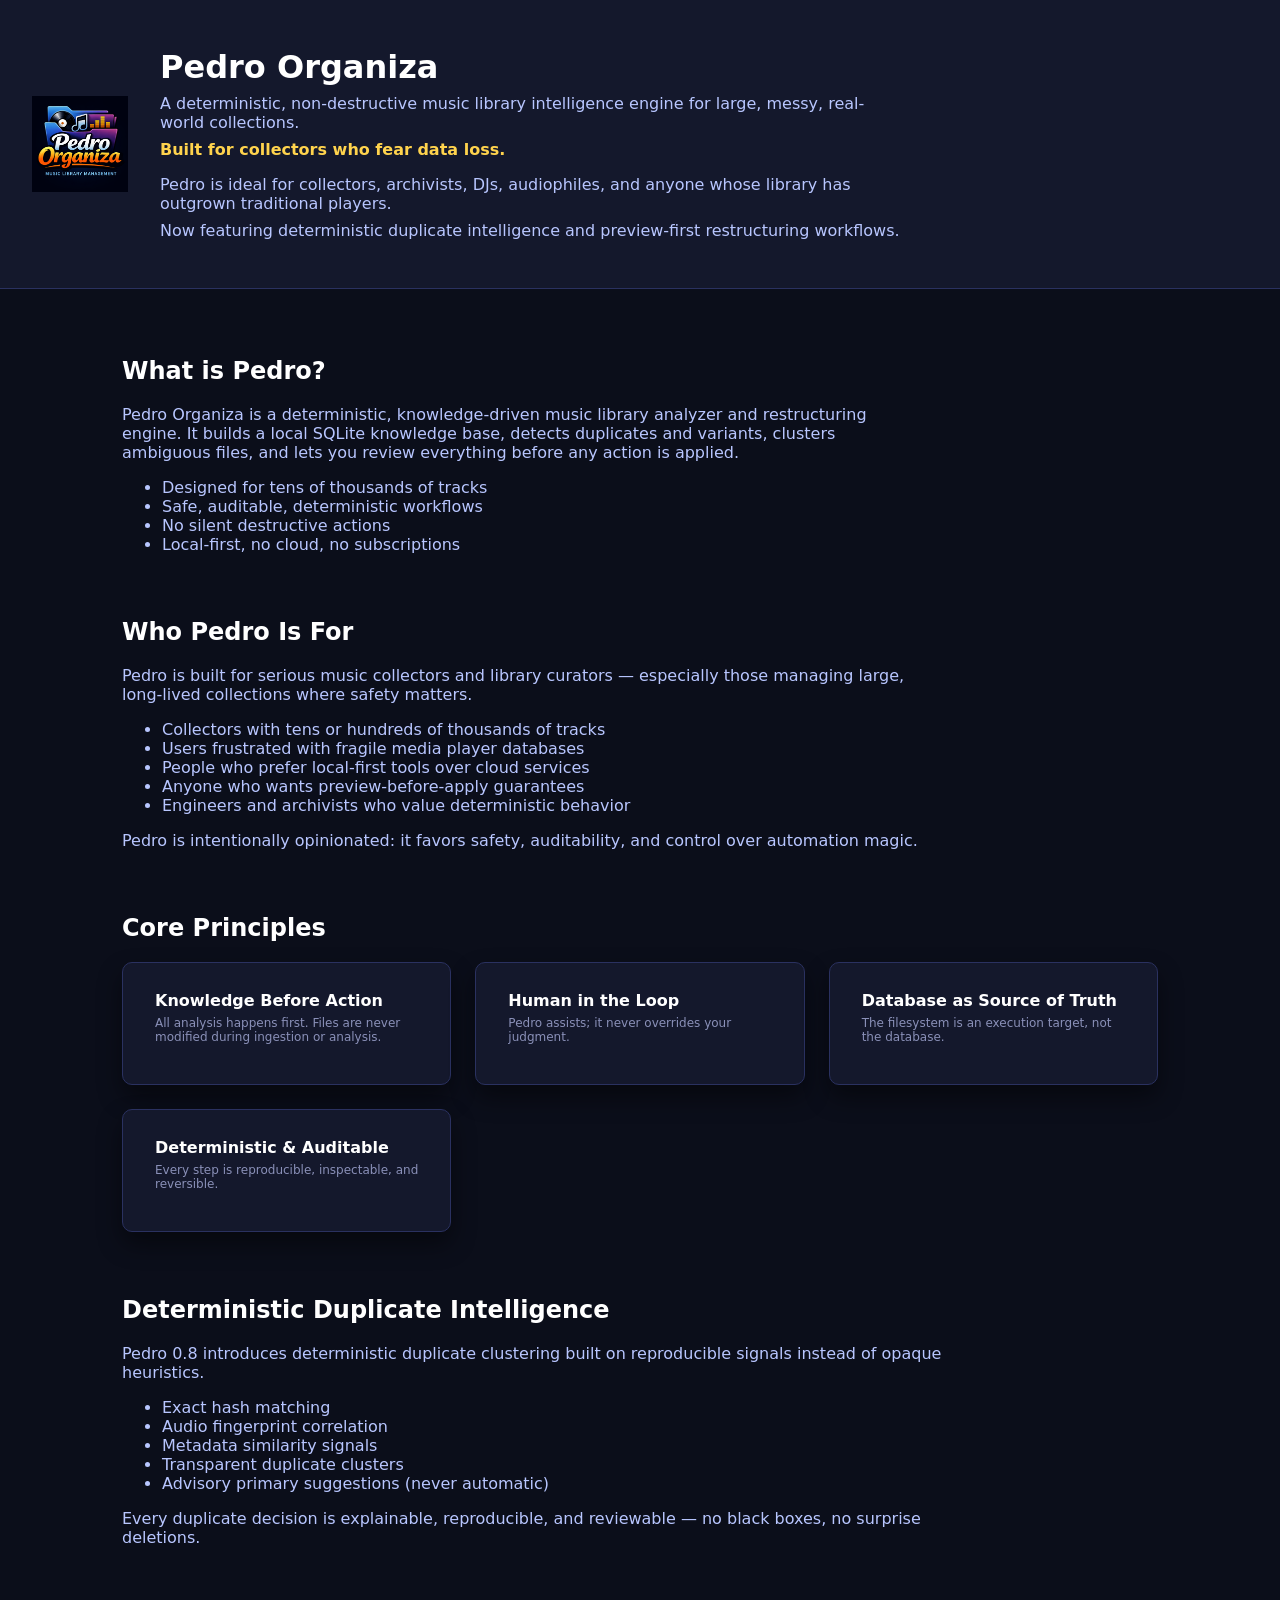
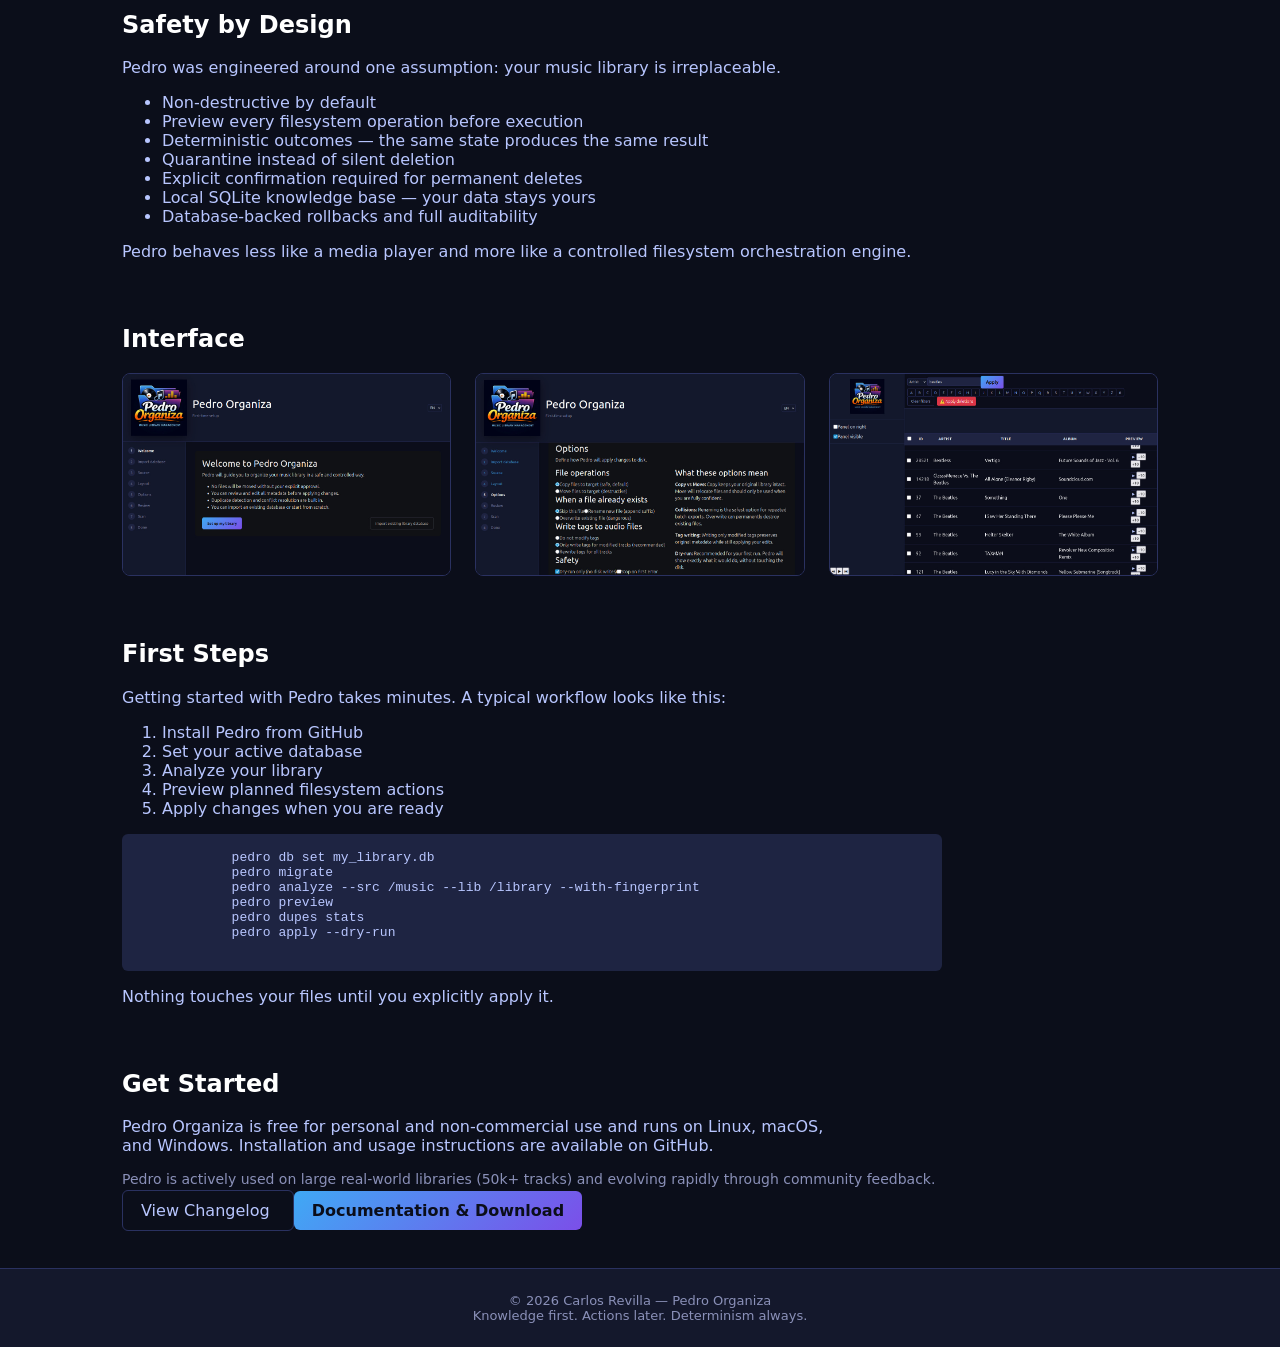
<file: index.html>
<!DOCTYPE html>
<html lang="en">
<head>
  <meta charset="utf-8" />
  <title>Pedro Organiza — Music Library Intelligence</title>
  <meta name="viewport" content="width=device-width, initial-scale=1" />
  <meta name="description"
    content="Pedro Organiza is a deterministic, non-destructive music library manager designed for large collections. Analyze, deduplicate, and reorganize your music safely with preview-first workflows." />
  <link rel="stylesheet" href="css/styles.css" />
</head>

<body>

  <div class="app-root" style="flex-direction: column;">

    <!-- ================= HERO ================= -->

    <header style="
      padding: 48px 32px;
      border-bottom: 1px solid var(--color-border);
      background: var(--color-bg-secondary);
      display: flex;
      gap: 32px;
      align-items: center;
    ">
      <img src="assets/logo.png" alt="Pedro Organiza" style="width: 96px; height: 96px;" />

      <div>
        <h1 style="margin: 0 0 8px 0;">Pedro Organiza</h1>
        <p style="margin: 0; color: var(--color-text-secondary); max-width: 720px;">
          A deterministic, non-destructive music library intelligence engine for large, messy, real-world collections.
        </p>
        <p style="margin-top:8px; color: var(--color-accent-yellow); font-weight:600;">
          Built for collectors who fear data loss.
        </p>
        <p style="margin: 0; color: var(--color-text-secondary); max-width: 720px;">
          Pedro is ideal for collectors, archivists, DJs, audiophiles, and anyone whose library has outgrown traditional players.
        </p>
        <p style="margin: 8px 0 0 0; color: var(--color-text-secondary);">
          Now featuring deterministic duplicate intelligence and preview-first restructuring workflows.
        </p>
      </div>
    </header>

    <!-- ================= MAIN CONTENT ================= -->

    <main style="flex: 1; padding: 48px 32px; max-width: 1100px; width: 100%; margin: 0 auto;">

      <!-- WHAT IS PEDRO -->

      <section style="margin-bottom: 64px;">
        
        <h2>What is Pedro?</h2>
        <p style="color: var(--color-text-secondary); max-width: 800px;">
          Pedro Organiza is a deterministic, knowledge-driven music library analyzer and restructuring engine.
          It builds a local SQLite knowledge base, detects duplicates and variants, clusters ambiguous files,
          and lets you review everything before any action is applied.
        </p>

        <ul style="color: var(--color-text-secondary);">
          <li>Designed for tens of thousands of tracks</li>
          <li>Safe, auditable, deterministic workflows</li>
          <li>No silent destructive actions</li>
          <li>Local-first, no cloud, no subscriptions</li>
        </ul>
      </section>

      <section style="margin-bottom: 64px;">
        <h2>Who Pedro Is For</h2>

        <div style="max-width: 820px; color: var(--color-text-secondary);">

          <p>
            Pedro is built for serious music collectors and library curators —
            especially those managing large, long-lived collections where safety matters.
          </p>

          <ul>
            <li>Collectors with tens or hundreds of thousands of tracks</li>
            <li>Users frustrated with fragile media player databases</li>
            <li>People who prefer local-first tools over cloud services</li>
            <li>Anyone who wants preview-before-apply guarantees</li>
            <li>Engineers and archivists who value deterministic behavior</li>
          </ul>

          <p>
            Pedro is intentionally opinionated:
            it favors safety, auditability, and control over automation magic.
          </p>

        </div>
      </section>
      <!-- CORE PRINCIPLES -->

      <section style="margin-bottom: 64px;">
        <h2>Core Principles</h2>

        <div style="display: grid; grid-template-columns: repeat(auto-fit, minmax(260px, 1fr)); gap: 24px;">

          <div class="startup-card">
            <strong>Knowledge Before Action</strong>
            <p class="bulk-hint">
              All analysis happens first. Files are never modified during ingestion or analysis.
            </p>
          </div>

          <div class="startup-card">
            <strong>Human in the Loop</strong>
            <p class="bulk-hint">
              Pedro assists; it never overrides your judgment.
            </p>
          </div>

          <div class="startup-card">
            <strong>Database as Source of Truth</strong>
            <p class="bulk-hint">
              The filesystem is an execution target, not the database.
            </p>
          </div>

          <div class="startup-card">
            <strong>Deterministic & Auditable</strong>
            <p class="bulk-hint">
              Every step is reproducible, inspectable, and reversible.
            </p>
          </div>

        </div>
      </section>

      <section style="margin-bottom: 64px;">
        <h2>Deterministic Duplicate Intelligence</h2>

        <div style="max-width: 820px; color: var(--color-text-secondary);">

          <p>
            Pedro 0.8 introduces deterministic duplicate clustering built on reproducible signals
            instead of opaque heuristics.
          </p>

          <ul>
            <li>Exact hash matching</li>
            <li>Audio fingerprint correlation</li>
            <li>Metadata similarity signals</li>
            <li>Transparent duplicate clusters</li>
            <li>Advisory primary suggestions (never automatic)</li>
          </ul>

          <p>
            Every duplicate decision is explainable, reproducible, and reviewable —
            no black boxes, no surprise deletions.
          </p>

        </div>
      </section>

      <section style="margin-bottom: 64px;">
        <h2>Safety by Design</h2>

        <div style="max-width: 820px; color: var(--color-text-secondary);">

          <p>
            Pedro was engineered around one assumption:
            your music library is irreplaceable.
          </p>

          <ul>
            <li>Non-destructive by default</li>
            <li>Preview every filesystem operation before execution</li>
            <li>Deterministic outcomes — the same state produces the same result</li>
            <li>Quarantine instead of silent deletion</li>
            <li>Explicit confirmation required for permanent deletes</li>
            <li>Local SQLite knowledge base — your data stays yours</li>
            <li>Database-backed rollbacks and full auditability</li>
          </ul>

          <p>
            Pedro behaves less like a media player and more like
            a controlled filesystem orchestration engine.
          </p>

        </div>
      </section>

      <!-- SCREENSHOTS -->

      <section style="margin-bottom: 64px;">
        <h2>Interface</h2>

        <div class="screenshot-grid">
          <img src="assets/screenshot1.jpg" class="screenshot-thumb" alt="Pedro UI 1" />
          <img src="assets/screenshot2.jpg" class="screenshot-thumb" alt="Pedro UI 2" />
          <img src="assets/screenshot3.jpg" class="screenshot-thumb" alt="Pedro UI 3" />
        </div>
      </section>

      <!-- Modal Overlay -->
      <div id="screenshot-modal" class="screenshot-modal">
        <span class="screenshot-close">&times;</span>
        <img id="screenshot-modal-img" />
      </div>

      <section style="margin-bottom: 64px;">
        <h2>First Steps</h2>

        <div style="max-width: 820px; color: var(--color-text-secondary);">

          <p>
            Getting started with Pedro takes minutes.
            A typical workflow looks like this:
          </p>

          <ol>
            <li>Install Pedro from GitHub</li>
            <li>Set your active database</li>
            <li>Analyze your library</li>
            <li>Preview planned filesystem actions</li>
            <li>Apply changes when you are ready</li>
          </ol>

          <pre style="background: var(--color-bg-tertiary); padding: 16px; border-radius: 6px;">
            pedro db set my_library.db
            pedro migrate
            pedro analyze --src /music --lib /library --with-fingerprint
            pedro preview
            pedro dupes stats
            pedro apply --dry-run
          </pre>

          <p>
            Nothing touches your files until you explicitly apply it.
          </p>

        </div>
      </section>

      <!-- GET STARTED -->

      <section>
        <h2>Get Started</h2>

        <p style="color: var(--color-text-secondary); max-width: 720px;">
          Pedro Organiza is free for personal and non-commercial use and runs on Linux, macOS, and Windows.
          Installation and usage instructions are available on GitHub.
        </p>
        <p style="color: var(--color-text-muted); font-size: 14px;">
          Pedro is actively used on large real-world libraries (50k+ tracks) and evolving rapidly through community feedback.
        </p>
        <a href="changelog.html" class="btn-secondary" style="text-decoration:none;">
          View Changelog
        </a>
        <a href="https://github.com/crevilla2050/pedro-organiza" class="btn-primary" style="text-decoration: none;">
          Documentation & Download
        </a>
      </section>

    </main>

    <!-- ================= FOOTER ================= -->

    <footer style="
      padding: 24px 32px;
      border-top: 1px solid var(--color-border);
      background: var(--color-bg-secondary);
      color: var(--color-text-muted);
      font-size: 13px;
      text-align: center;
    ">
      © 2026 Carlos Revilla — Pedro Organiza  
      <br />
      Knowledge first. Actions later. Determinism always.
    </footer>

  </div>
<script>
  const modal = document.getElementById("screenshot-modal");
  const modalImg = document.getElementById("screenshot-modal-img");
  const closeBtn = document.querySelector(".screenshot-close");

  document.querySelectorAll(".screenshot-thumb").forEach(img => {
    img.addEventListener("click", () => {
      modalImg.src = img.src;
      modal.classList.add("show");
    });
  });

  closeBtn.addEventListener("click", () => {
    modal.classList.remove("show");
  });

  modal.addEventListener("click", (e) => {
    if (e.target === modal) {
      modal.classList.remove("show");
    }
  });

  document.addEventListener("keydown", (e) => {
    if (e.key === "Escape") {
      modal.classList.remove("show");
    }
  });
</script>

</body>
</html>
</file>
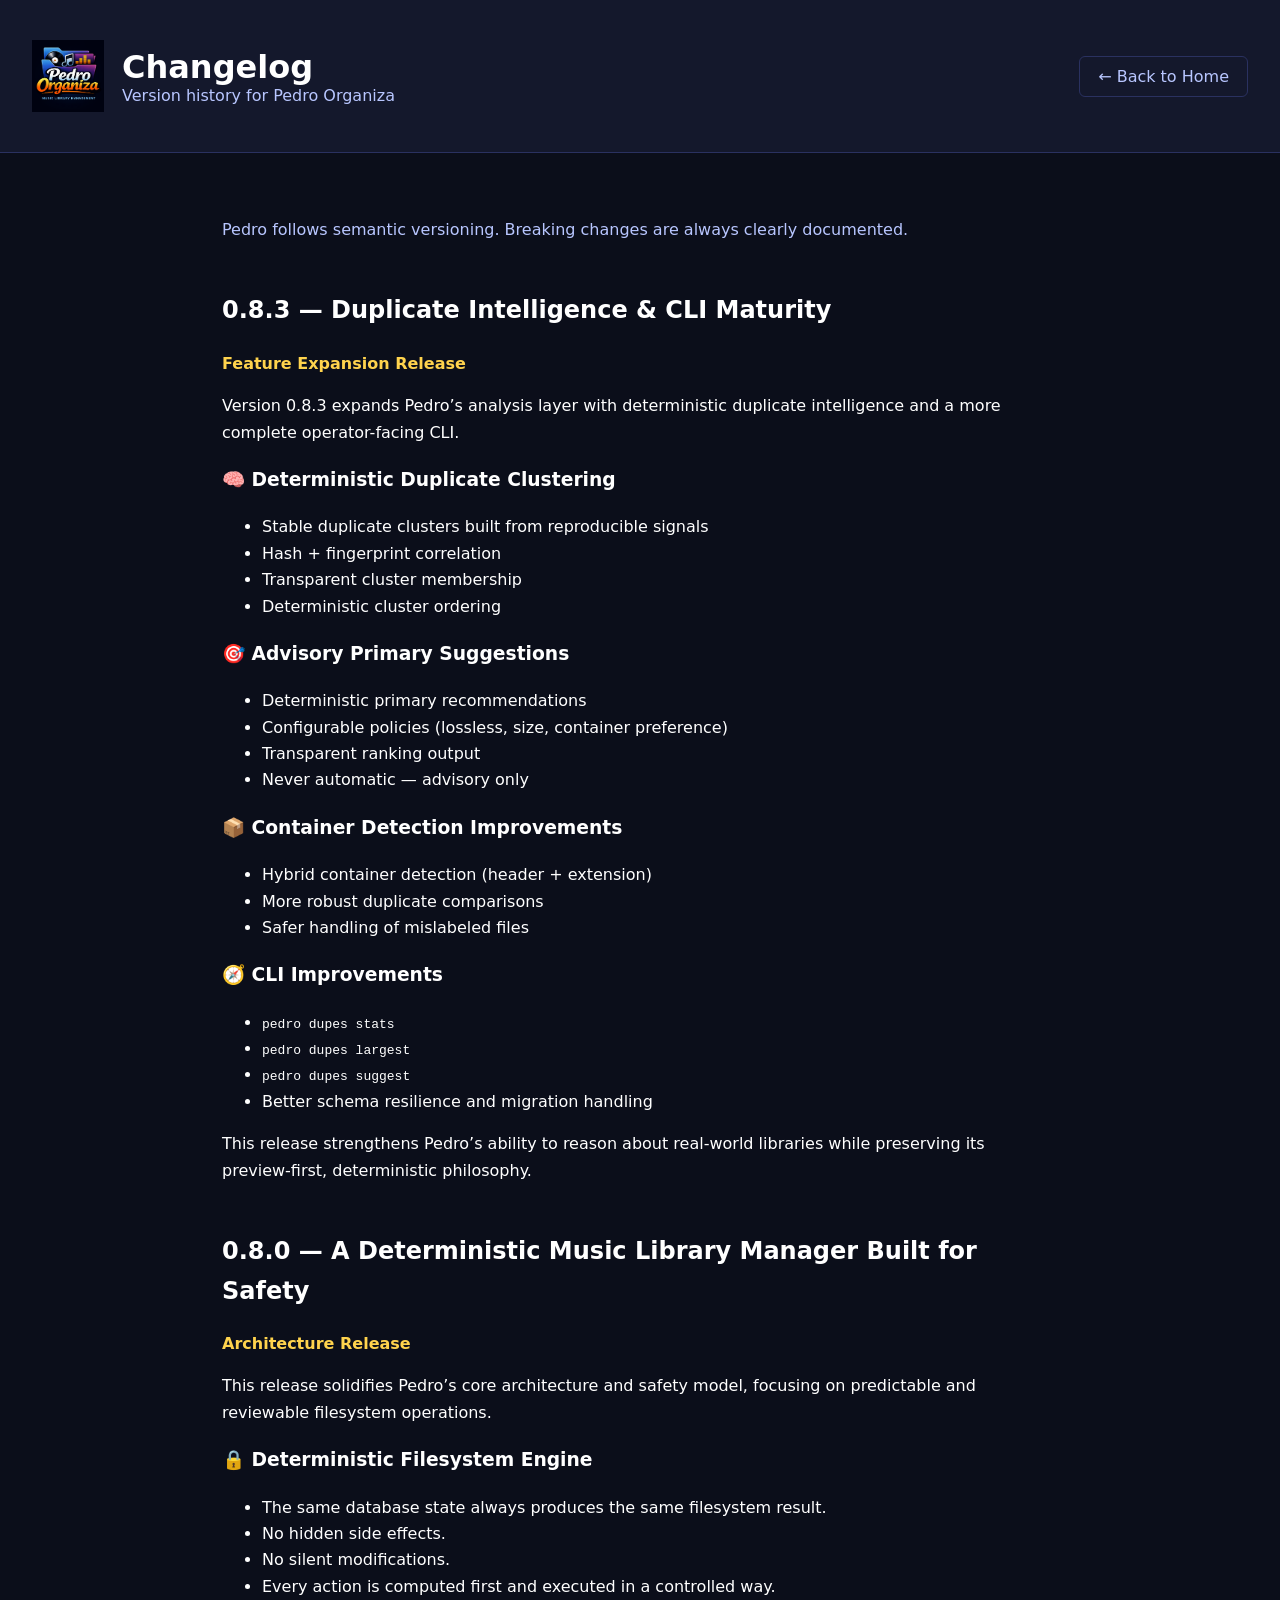
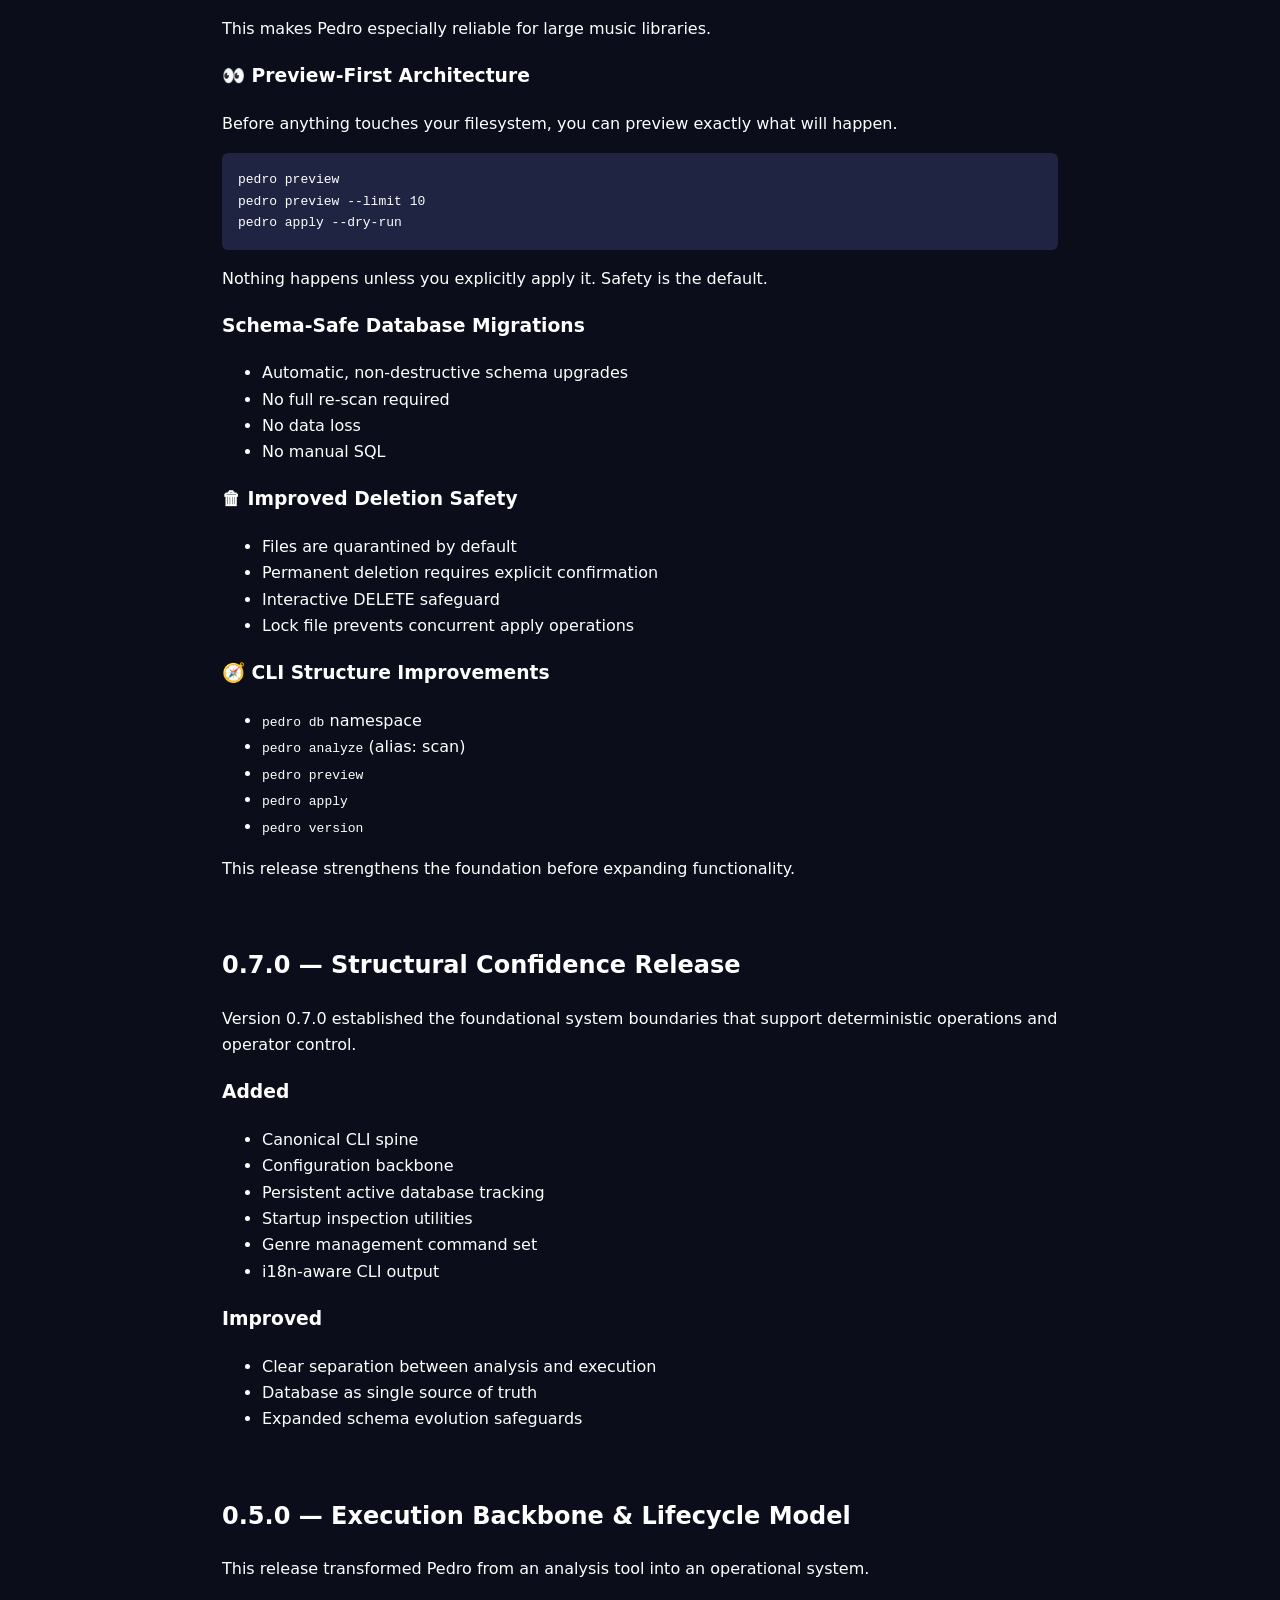
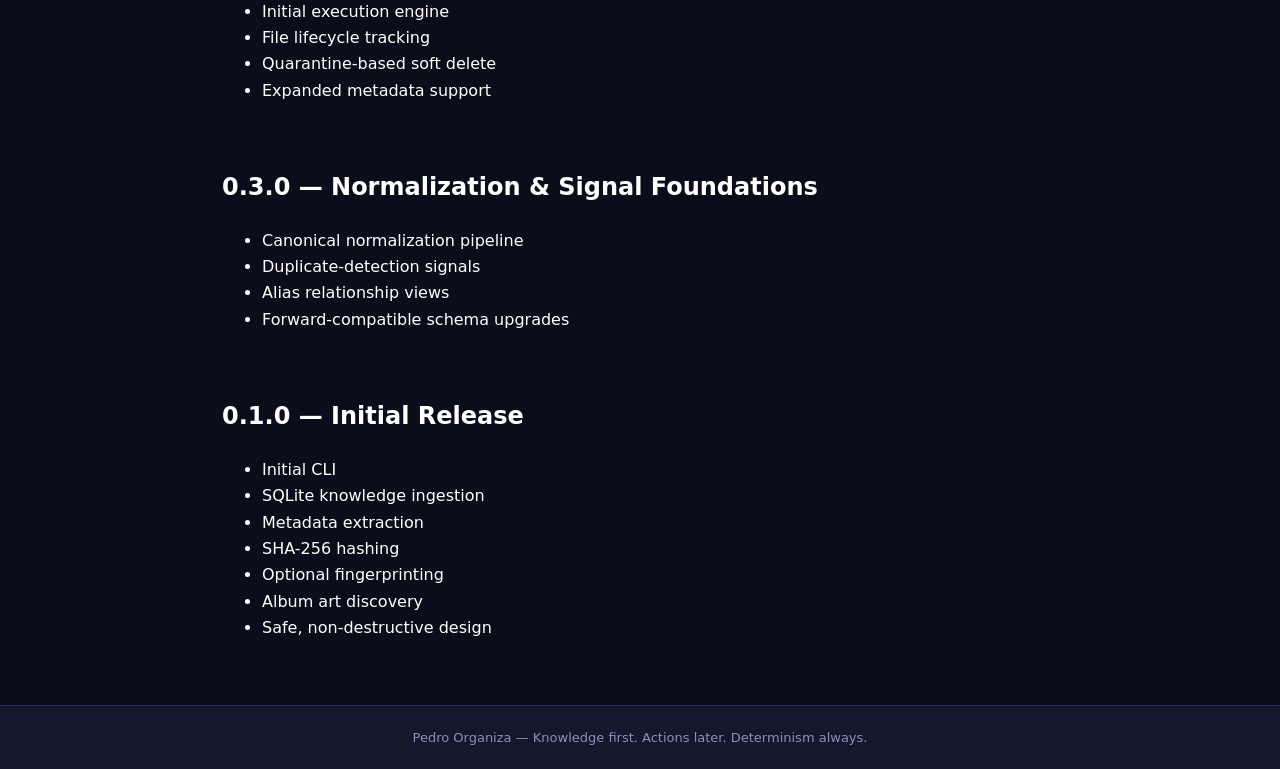
<file: changelog.html>
<!DOCTYPE html>
<html lang="en">
<head>
  <meta charset="utf-8" />
  <title>Pedro Organiza — Changelog</title>
  <meta name="viewport" content="width=device-width, initial-scale=1" />
  <link rel="stylesheet" href="css/styles.css" />
</head>

<body>

<div class="app-root" style="flex-direction: column;">

  <!-- HEADER -->

  <header style="
    padding: 40px 32px;
    border-bottom: 1px solid var(--color-border);
    background: var(--color-bg-secondary);
    display:flex;
    justify-content:space-between;
    align-items:center;
  ">

    <div style="display:flex; gap:18px; align-items:center;">
      <img src="assets/logo.png" style="width:72px;height:72px;" />

      <div>
        <h1 style="margin:0;">Changelog</h1>
        <p style="margin:0;color:var(--color-text-secondary);">
          Version history for Pedro Organiza
        </p>
      </div>
    </div>

    <a href="index.html"
       class="btn-secondary"
       style="text-decoration:none;">
       ← Back to Home
    </a>

  </header>


  <!-- CONTENT -->

  <main style="
    flex:1;
    padding:48px 32px;
    max-width:900px;
    margin:0 auto;
    line-height:1.65;
  ">

    <p style="color:var(--color-text-secondary);">
      Pedro follows semantic versioning.
      Breaking changes are always clearly documented.
    </p>


    <!-- VERSION -->
     <section style="margin-top:48px;">

      <h2>0.8.3 — Duplicate Intelligence & CLI Maturity</h2>

      <p style="color:var(--color-accent-yellow); font-weight:600;">
        Feature Expansion Release
      </p>

      <p>
        Version 0.8.3 expands Pedro’s analysis layer with deterministic duplicate intelligence
        and a more complete operator-facing CLI.
      </p>

      <h3>🧠 Deterministic Duplicate Clustering</h3>

      <ul>
        <li>Stable duplicate clusters built from reproducible signals</li>
        <li>Hash + fingerprint correlation</li>
        <li>Transparent cluster membership</li>
        <li>Deterministic cluster ordering</li>
      </ul>

      <h3>🎯 Advisory Primary Suggestions</h3>

      <ul>
        <li>Deterministic primary recommendations</li>
        <li>Configurable policies (lossless, size, container preference)</li>
        <li>Transparent ranking output</li>
        <li>Never automatic — advisory only</li>
      </ul>

      <h3>📦 Container Detection Improvements</h3>

      <ul>
        <li>Hybrid container detection (header + extension)</li>
        <li>More robust duplicate comparisons</li>
        <li>Safer handling of mislabeled files</li>
      </ul>

      <h3>🧭 CLI Improvements</h3>

      <ul>
        <li><code>pedro dupes stats</code></li>
        <li><code>pedro dupes largest</code></li>
        <li><code>pedro dupes suggest</code></li>
        <li>Better schema resilience and migration handling</li>
      </ul>

      <p>
        This release strengthens Pedro’s ability to reason about real-world libraries
        while preserving its preview-first, deterministic philosophy.
      </p>

    </section>

    <section style="margin-top:48px;">

      <h2>0.8.0 — A Deterministic Music Library Manager Built for Safety</h2>

      <p style="color:var(--color-accent-yellow); font-weight:600;">
        Architecture Release
      </p>

      <p>
        This release solidifies Pedro’s core architecture and safety model,
        focusing on predictable and reviewable filesystem operations.
      </p>

      <h3>🔒 Deterministic Filesystem Engine</h3>

      <ul>
        <li>The same database state always produces the same filesystem result.</li>
        <li>No hidden side effects.</li>
        <li>No silent modifications.</li>
        <li>Every action is computed first and executed in a controlled way.</li>
      </ul>

      <p>
        This makes Pedro especially reliable for large music libraries.
      </p>

      <h3>👀 Preview-First Architecture</h3>

      <p>Before anything touches your filesystem, you can preview exactly what will happen.</p>

<pre style="background:var(--color-bg-tertiary);padding:16px;border-radius:6px;">
pedro preview
pedro preview --limit 10
pedro apply --dry-run
</pre>

      <p>
        Nothing happens unless you explicitly apply it.
        Safety is the default.
      </p>

      <h3>Schema-Safe Database Migrations</h3>

      <ul>
        <li>Automatic, non-destructive schema upgrades</li>
        <li>No full re-scan required</li>
        <li>No data loss</li>
        <li>No manual SQL</li>
      </ul>

      <h3>🗑 Improved Deletion Safety</h3>

      <ul>
        <li>Files are quarantined by default</li>
        <li>Permanent deletion requires explicit confirmation</li>
        <li>Interactive DELETE safeguard</li>
        <li>Lock file prevents concurrent apply operations</li>
      </ul>

      <h3>🧭 CLI Structure Improvements</h3>

      <ul>
        <li><code>pedro db</code> namespace</li>
        <li><code>pedro analyze</code> (alias: scan)</li>
        <li><code>pedro preview</code></li>
        <li><code>pedro apply</code></li>
        <li><code>pedro version</code></li>
      </ul>

      <p>
        This release strengthens the foundation before expanding functionality.
      </p>

    </section>


    <!-- 0.7 -->

    <section style="margin-top:64px;">
      <h2>0.7.0 — Structural Confidence Release</h2>

      <p>
        Version 0.7.0 established the foundational system boundaries that support
        deterministic operations and operator control.
      </p>

      <h3>Added</h3>
      <ul>
        <li>Canonical CLI spine</li>
        <li>Configuration backbone</li>
        <li>Persistent active database tracking</li>
        <li>Startup inspection utilities</li>
        <li>Genre management command set</li>
        <li>i18n-aware CLI output</li>
      </ul>

      <h3>Improved</h3>
      <ul>
        <li>Clear separation between analysis and execution</li>
        <li>Database as single source of truth</li>
        <li>Expanded schema evolution safeguards</li>
      </ul>
    </section>


    <!-- 0.5 -->

    <section style="margin-top:64px;">
      <h2>0.5.0 — Execution Backbone & Lifecycle Model</h2>

      <p>
        This release transformed Pedro from an analysis tool into an operational system.
      </p>

      <ul>
        <li>Initial execution engine</li>
        <li>File lifecycle tracking</li>
        <li>Quarantine-based soft delete</li>
        <li>Expanded metadata support</li>
      </ul>
    </section>


    <!-- 0.3 -->

    <section style="margin-top:64px;">
      <h2>0.3.0 — Normalization & Signal Foundations</h2>

      <ul>
        <li>Canonical normalization pipeline</li>
        <li>Duplicate-detection signals</li>
        <li>Alias relationship views</li>
        <li>Forward-compatible schema upgrades</li>
      </ul>
    </section>


    <!-- 0.1 -->

    <section style="margin-top:64px;">
      <h2>0.1.0 — Initial Release</h2>

      <ul>
        <li>Initial CLI</li>
        <li>SQLite knowledge ingestion</li>
        <li>Metadata extraction</li>
        <li>SHA-256 hashing</li>
        <li>Optional fingerprinting</li>
        <li>Album art discovery</li>
        <li>Safe, non-destructive design</li>
      </ul>
    </section>

  </main>


  <!-- FOOTER -->

  <footer style="
    padding:24px;
    border-top:1px solid var(--color-border);
    background:var(--color-bg-secondary);
    text-align:center;
    font-size:13px;
    color:var(--color-text-muted);
  ">
    Pedro Organiza — Knowledge first. Actions later. Determinism always.
  </footer>

</div>

</body>
</html>
</file>
<file: css/styles.css>
/* =========================================================
   Pedro Organiza — Color Palette
   ========================================================= */

/* ---------- Base / Background ---------- */
:root {
  --color-bg-primary: #0b0e1a;
  --color-bg-secondary: #14182c;
  --color-bg-tertiary: #1e2442;

  /* ---------- Brand ---------- */
  --color-brand-blue: #3fa9f5;
  --color-brand-purple: #7b4fe9;

  /* ---------- Accent ---------- */
  --color-accent-orange: #ff8a00;
  --color-accent-yellow: #ffd34d;

  /* ---------- Text ---------- */
  --color-text-primary: #ffffff;
  --color-text-secondary: #b8c6ff;
  --color-text-muted: #8a90b8;
  --color-text-inverse: #0b0e1a;

  /* ---------- UI ---------- */
  --color-border: #2a3160;
  --color-divider: #1f2547;
  --color-shadow: rgba(0, 0, 0, 0.45);

  --gradient-brand-primary: linear-gradient(
    135deg,
    var(--color-brand-blue),
    var(--color-brand-purple)
  );

  /* ---------- Sticky Metrics ---------- */
  --pedro-filter-height: 96px;
  --pedro-bulk-height: 88px;
  --pedro-header-height: 40px;
}

/* =========================================================
   Global
   ========================================================= */

* {
  box-sizing: border-box;
}

body {
  margin: 0;
  background: var(--color-bg-primary);
  color: var(--color-text-primary);
  font-family: system-ui, -apple-system, BlinkMacSystemFont,
    "Segoe UI", Roboto, Ubuntu, Cantarell, "Helvetica Neue", sans-serif;
}

html, body, #root {
  height: 100%;
  margin: 0;
}

/* =========================================================
   Side Panel
   ========================================================= */

aside {
  background: var(--color-bg-secondary);
  border-right: 1px solid var(--color-border);
}

.side-panel-logo {
  padding: 18px;
  display: flex;
  justify-content: center;
  border-bottom: 1px solid var(--color-border);
}

.side-panel-logo img {
  max-width: 140px;
  opacity: 0.95;
}

/* =========================================================
   FileTable Layout
   ========================================================= */

.file-table-root {
  display: flex;
  flex-direction: column;
  height: 100%;
  min-height: 0;
  width: 100%;
}

/* =========================================================
   Fixed Header Stack
   ========================================================= */

.pedro-fixed-header {
  display: flex;
  flex-direction: column;
  flex-shrink: 0;
  background: var(--color-bg-primary);
}

/* ---------- Filter Bar ---------- */
.pedro-sticky-filter {
  flex-shrink: 0;
  padding: 8px 10px;
  background: var(--pedro-bg);
  border-bottom: 1px solid var(--color-border);
}

.pedro-sticky-filter input {
  background: var(--color-bg-tertiary);
  border: 1px solid var(--color-border);
  color: var(--color-text-primary);
}

/* ---------- Bulk Edit ---------- */
.pedro-sticky-bulk {
  min-height: var(--pedro-bulk-height);
  background: var(--color-bg-secondary);
  border-bottom: 1px solid var(--color-border);
  padding: 8px;
}

.pedro-sticky-bulk.is-hidden {
  visibility: hidden;
}

.pedro-sticky-bulk input:disabled {
  opacity: 0.55;
  cursor: not-allowed;
}

.pedro-sticky-bulk button {
  background: var(--gradient-brand-primary);
  border: none;
  color: var(--color-text-inverse);
}

.pedro-sticky-bulk button:disabled {
  opacity: 0.4;
}

/* ---------- Column Header ---------- */
.pedro-sticky-header {
  height: var(--pedro-header-height);
  background: var(--color-bg-tertiary);
  border-bottom: 1px solid var(--color-border);
  font-size: 13px;
  letter-spacing: 0.03em;
  text-transform: uppercase;
}

/* =========================================================
   Scroll Area
   ========================================================= */

.pedro-scroll-body {
  flex: 1 1 auto;
  min-height: 0;
  overflow-y: auto;
  overflow-x: hidden;
}

.pedro-scroll-body table {
  width: 100%;
  border-collapse: collapse;
}

/* =========================================================
   Tables
   ========================================================= */

table {
  color: var(--color-text-primary);
}

table td {
  border-bottom: 1px solid var(--color-divider);
  padding: 6px 8px;
}

table tr {
  transition: background-color 0.15s ease;
}

table tr:hover {
  background: rgba(63, 169, 245, 0.08);
}

table tr.row-selected {
  background: rgba(123, 79, 233, 0.15);
}

/* Expanded editor row */
table tr.expanded {
  background: var(--color-bg-tertiary);
}

/* =========================================================
   Inputs
   ========================================================= */

input,
select,
textarea {
  background: var(--color-bg-secondary);
  color: var(--color-text-primary);
  border: 1px solid var(--color-border);
  border-radius: 4px;
  padding: 4px 6px;
  font-size: 13px;
}

input::placeholder {
  color: var(--color-text-muted);
}

input:focus,
select:focus,
textarea:focus {
  outline: none;
  border-color: var(--color-brand-blue);
  box-shadow: 0 0 0 1px rgba(63, 169, 245, 0.35);
}

/* =========================================================
   Buttons
   ========================================================= */

button {
  border-radius: 4px;
  font-size: 13px;
  cursor: pointer;
}

button.preview {
  background: transparent;
  border: 1px solid var(--color-border);
  color: var(--color-text-secondary);
}

button.preview:hover {
  background: var(--color-bg-tertiary);
}

button.preview.playing {
  background: var(--gradient-brand-primary);
  color: var(--color-text-inverse);
}

/* =========================================================
   Checkboxes
   ========================================================= */

label {
  user-select: none;
}

label.mark-delete {
  color: #ff6b6b;
  opacity: 0.85;
}

label.mark-delete:hover {
  opacity: 1;
}

/* =========================================================
   Dirty / Pending Changes
   ========================================================= */

.row-dirty {
  box-shadow: inset 4px 0 0 rgba(255, 100, 120, 0.7);
}

.input-dirty {
  background-color: rgba(255, 100, 120, 0.12);
  border-color: rgba(255, 100, 120, 0.6);
}

.input-dirty:focus {
  box-shadow: 0 0 0 0.15rem rgba(255, 100, 120, 0.25);
}

.dirty-star {
  color: orange;
  margin-left: 4px;
}

.bulk-apply-bar {
  display: flex;
  justify-content: space-between;
  padding: 8px 12px;
  background: #181818;
  border-bottom: 1px solid #333;
}


/* ===============================
   App shell layout
   =============================== */

.app-root {
  min-height: 100vh;        /* allow it to grow */
  display: flex;
  flex-direction: column; /* make it explicit */
  background: var(--color-bg-primary);
  color: var(--color-text-primary);
  overflow: auto;         /* allow scrolling */
}

/* ===============================
   Side panel
   =============================== */

.side-panel {
  width: 260px;
  background: var(--color-bg-secondary);
  border-right: 1px solid var(--color-border);
  display: flex;
  flex-direction: column;
  flex-shrink: 0;
}

.side-panel-logo {
  padding: 20px 12px;
  border-bottom: 1px solid var(--color-divider);
  display: flex;
  justify-content: center;
  align-items: center;
}

.side-panel-logo img {
  width: 120px;
  height: 120px;
  object-fit: contain;
}

.side-panel-content {
  flex: 1;
  overflow-y: auto;
  padding: 12px;
}

/* ===============================
   Main content
   =============================== */

.main-content {
  flex: 1;
  display: flex;
  min-width: 0;
  overflow: hidden;
}

/* ===============================
   Bulk edit rows
   =============================== */

.bulk-row {
  display: grid;
  gap: 8px;
  margin-bottom: 6px;
}

.bulk-row.primary {
  grid-template-columns: 150px 150px 150px 70px 70px 70px;
}

.bulk-row.secondary {
  display: flex;
  gap: 16px;
  align-items: center;
}

.bulk-hint {
  margin-top: 6px;
  font-size: 12px;
  color: var(--color-text-muted);
}

/* ===============================
   Table header + columns
   =============================== */

.table-header {
  display: flex;
  gap: 8px;
  padding: 8px 10px;
  font-weight: bold;
}

.col-check { width: 32px; }
.col-id { width: 60px; }
.col-text { flex: 2; }
.col-preview { width: 100px; }

/* ===============================
   Table rows
   =============================== */

tr {
  border-bottom: 1px solid var(--color-divider);
}

.row-selected {
  background: rgba(63, 169, 245, 0.12);
}

/* ===============================
   Expanded row
   =============================== */

tr.expanded td {
  background: var(--color-bg-tertiary);
}

.expanded-grid {
  display: grid;
  grid-template-columns: 2fr 1fr 1fr 1fr 1fr 1fr;
  gap: 8px;
}

.expanded-actions {
  margin-top: 8px;
  display: flex;
  justify-content: flex-end;
  gap: 24px;
}

.expanded-actions .mark-delete {
  color: #ff6b6b;
}

.expanded-path {
  margin-top: 6px;
  font-size: 12px;
  color: var(--color-text-muted);
  font-family: monospace;
}

.side-panel-controls {
  padding: 12px;
  display: flex;
  flex-direction: column;
  gap: 10px;
  border-bottom: 1px solid var(--color-divider);
}

.side-panel-switch {
  display: flex;
  align-items: center;
  gap: 8px;
  font-size: 13px;
  color: var(--color-text-secondary);
}

.side-panel-switch input {
  accent-color: var(--color-brand-blue);
}

.side-panel-handle {
  position: absolute;
  top: 100px;
  width: 20px;
  height: 60px;
  background: var(--color-bg-secondary);
  border: 1px solid var(--color-border);
  display: flex;
  align-items: center;
  justify-content: center;
  cursor: pointer;
  z-index: 50;
}

.side-panel-handle:hover {
  background: var(--color-bg-tertiary);
  color: var(--color-text-primary);
}

.panel-chevron {
  transition: transform 0.2s ease;
}

/* Direction awareness */
.side-panel-handle.left .panel-chevron {
  transform: rotate(0deg);
}

.side-panel-handle.right .panel-chevron {
  transform: rotate(180deg);
}

.side-panel.collapsed:hover {
  width: 200px !important;
}

/* ===============================
   FILTER BAR LAYOUT
   =============================== */

.filter-bar {
  height: 100%;
  display: flex;
  flex-direction: column;
  gap: 8px;
  padding: 0 12px;
}

/* LEFT — text inputs */
.filter-group {
  display: flex;
  gap: 8px;
}

.filter-group input {
  width: 160px;
  height: 32px;
  font-size: 13px;
}

.filter-row-primary input {
  width: 180px;
  height: 32px;
}

.filter-row-secondary {
  justify-content: space-between;
}

/* CENTER — alphabet */
.alphabet-group {
  display: flex;
  gap: 4px;
  overflow-x: auto;
}

.alpha-btn {
  min-width: 28px;
  height: 28px;
  font-size: 12px;
  border-radius: 4px;
  background: transparent;
  border: 1px solid var(--color-border);
  color: var(--color-text-secondary);
}

.alpha-btn:hover {
  background: var(--color-bg-tertiary);
}

.alpha-all {
  padding: 0 8px;
}

/* RIGHT — commands */
.command-group {
  display: flex;
  gap: 10px;
}

.btn-write-db {
  height: 32px;
  padding: 0 14px;
  font-weight: 600;
  background: var(--gradient-accent-warm);
  border: none;
  border-radius: 6px;
  color: var(--color-text-inverse);
  opacity: 0.5;
}

.btn-write-db:enabled {
  opacity: 1;
  cursor: pointer;
}

.btn-clear-filters {
  height: 32px;
  padding: 0 12px;
  border: 1px solid var(--color-border);
  background: transparent;
  color: var(--color-text-secondary);
}

/* ===============================
   Startup UI — Pedro Native Look
   =============================== */

.startup-root {
  height: 100vh;
  display: flex;
  flex-direction: column;
  background: var(--color-bg-primary);
  color: var(--color-text-primary);
}

.startup-header {
  display: flex;
  align-items: center;
  gap: 18px;
  padding: 20px 28px;
  border-bottom: 1px solid var(--color-border);
  background: var(--color-bg-secondary);
}

.startup-logo {
  width: 72px;
  height: 72px;
  object-fit: contain;
}

.startup-subtitle {
  margin: 0;
  font-size: 13px;
  color: var(--color-text-muted);
}

.startup-body {
  flex: 1;
  display: flex;
  min-height: 0;
}

.startup-stepper {
  width: 220px;
  border-right: 1px solid var(--color-border);
  padding: 18px;
  background: var(--color-bg-secondary);
}

.startup-step {
  display: flex;
  gap: 10px;
  align-items: center;
  margin-bottom: 14px;
  font-size: 13px;
  color: var(--color-text-muted);
}

.startup-step.active {
  color: var(--color-text-primary);
  font-weight: 600;
}

.startup-step.done {
  color: var(--color-brand-blue);
}

.startup-step-index {
  width: 24px;
  height: 24px;
  border-radius: 50%;
  background: var(--color-bg-tertiary);
  display: flex;
  align-items: center;
  justify-content: center;
  font-size: 12px;
}

.startup-content {
  flex: 1;
  padding: 32px;
  overflow-y: auto;
}

.startup-card {
  max-width: 620px;
  background: var(--color-bg-secondary);
  border: 1px solid var(--color-border);
  border-radius: 10px;
  padding: 28px 32px;
  box-shadow: 0 12px 24px var(--color-shadow);
}

.startup-checklist {
  list-style: none;
  padding: 0;
  margin: 18px 0;
}

.startup-checklist li {
  margin-bottom: 8px;
  color: var(--color-text-secondary);
}

.startup-actions {
  display: flex;
  gap: 14px;
  margin-top: 22px;
}

/* ===================== STARTUP SUMMARY (SCAN STEP) ===================== */

.startup-summary {
  display: grid;
  grid-template-columns: repeat(auto-fit, minmax(260px, 1fr));
  gap: 16px;
  margin: 20px 0;
}

.summary-block {
  background: #fafafa;
  border: 1px solid #e0e0e0;
  border-radius: 6px;
  padding: 12px 14px;
}

.summary-block strong {
  display: block;
  margin-bottom: 6px;
  color: #333;
  font-weight: 600;
}

.summary-block div,
.summary-block ul {
  color: #111;
}

.summary-mono {
  font-family: monospace;
  background: #f0f0f0;
  padding: 6px 8px;
  border-radius: 4px;
  color: #000;
  word-break: break-all;
}

/* ===================== STARTUP STATUS PANELS ===================== */

.startup-info {
  margin-top: 16px;
  padding: 12px 14px;
  background: #f0f6ff;
  border: 1px solid #cfe0ff;
  color: #123;
  border-radius: 6px;
}

.startup-success {
  margin-top: 16px;
  padding: 12px 14px;
  background: #e8f6ec;
  border: 1px solid #bfe5c9;
  color: #124d2a;
  border-radius: 6px;
  font-weight: 600;
}

.startup-error {
  margin-top: 16px;
  padding: 12px 14px;
  background: #fdecec;
  border: 1px solid #f5bcbc;
  color: #7a1c1c;
  border-radius: 6px;
  font-weight: 600;
}

/* Slightly dim secondary error details */
.startup-error div + div {
  font-weight: normal;
  color: #555;
}

/* =========================
   Buttons
   ========================= */

.btn-primary {
  background: var(--gradient-brand-primary);
  border: none;
  color: var(--color-text-inverse);
  padding: 10px 18px;
  border-radius: 6px;
  font-weight: 600;
}

.btn-secondary {
  background: transparent;
  border: 1px solid var(--color-border);
  color: var(--color-text-secondary);
  padding: 10px 18px;
  border-radius: 6px;
}

.startup-logo {
  width: 196px;
  height: 196px;
  object-fit: contain;
  filter: drop-shadow(0 8px 18px rgba(0, 0, 0, 0.45));
}

/* =========================
   LayoutStep Base
   ========================= */

.startup-step-root {
  background: #0f1115;
  color: #e6e6e6;
  border-radius: 8px;
  padding: 24px;
}

/* Two main panels */
.startup-step-root .layout-panel {
  background: #1a1d24;
  color: #e6e6e6;
  border: 1px solid #2a2f3a;
  border-radius: 8px;
  padding: 16px;
}

/* Section titles */
.startup-step-root h3 {
  margin-top: 0;
  margin-bottom: 12px;
  color: #ffffff;
}

/* =========================
   Fields & selects
   ========================= */

.startup-step-root label {
  color: #cfcfcf;
}

.startup-step-root select,
.startup-step-root input[type="text"] {
  background: #0f1115;
  color: #e6e6e6;
  border: 1px solid #3a3f4a;
  border-radius: 4px;
  padding: 6px 8px;
}

.startup-step-root select option {
  background: #0f1115;
  color: #e6e6e6;
}

/* =========================
   Available chips
   ========================= */

.startup-step-root .layout-available {
  background: #13161c;
  border: 1px solid #2a2f3a;
  border-radius: 6px;
  padding: 10px;
  margin-bottom: 12px;
}

.startup-step-root .chip-row {
  display: flex;
  flex-wrap: wrap;
  gap: 6px;
  margin-top: 6px;
}

.startup-step-root .chip {
  background: #2a5bd7;
  color: #ffffff;
  padding: 4px 10px;
  border-radius: 14px;
  font-size: 13px;
  cursor: grab;
  user-select: none;
}

.startup-step-root .chip.sep {
  background: #555b66;
}

/* =========================
   Directory tree (left)
   ========================= */

.startup-step-root .layout-tree {
  background: #0f1115;
  border: 1px solid #2a2f3a;
  border-radius: 6px;
  padding: 10px;
  margin-bottom: 12px;
}

.startup-step-root .tree-node {
  display: flex;
  align-items: center;
  justify-content: space-between;
  background: #1f2330;
  color: #e6e6e6;
  padding: 6px 8px;
  border-radius: 4px;
  margin-bottom: 6px;
}

.startup-step-root .tree-node span {
  color: #ffffff;
}

.startup-step-root .tree-node button {
  background: transparent;
  border: none;
  color: #ff6b6b;
  cursor: pointer;
}

/* =========================
   Filename sequence
   ========================= */

.startup-step-root .layout-sequence {
  background: #0f1115;
  border: 1px solid #2a2f3a;
  border-radius: 6px;
  padding: 10px;
}

.startup-step-root .sequence-row {
  display: flex;
  flex-wrap: wrap;
  gap: 6px;
  margin-top: 6px;
}

.startup-step-root .sequence-part {
  background: #1f2330;
  color: #e6e6e6;
  padding: 4px 8px;
  border-radius: 4px;
  display: flex;
  align-items: center;
  gap: 6px;
}

.startup-step-root .sequence-part button {
  background: transparent;
  border: none;
  color: #ff6b6b;
  cursor: pointer;
}

/* =========================
   Preview panel (right)
   ========================= */

.startup-step-root .layout-preview-tree {
  background: #13161c;
  border: 1px solid #2a2f3a;
  border-radius: 8px;
  padding: 12px;
  color: #e6e6e6;
}

.startup-step-root .preview-box {
  background: #0f1115;
  border: 1px solid #2a2f3a;
  border-radius: 6px;
  padding: 8px;
  margin-top: 6px;
  font-family: monospace;
  color: #e6e6e6;
}

/* =========================
   Actions
   ========================= */

.startup-step-root .startup-actions {
  margin-top: 24px;
  display: flex;
  justify-content: space-between;
}

.startup-step-root .startup-actions .btn-secondary {
  background: transparent;
  border: 1px solid #3a3f4a;
  color: #cfcfcf;
}

.review-summary {
  background: var(--panel-bg);
  padding: 16px;
  border-radius: 8px;
}

.review-block {
  background: rgba(255,255,255,0.03);
  padding: 8px 12px;
  border-radius: 6px;
}

.review-warning {
  margin-top: 16px;
  padding: 10px;
  background: rgba(255, 165, 0, 0.15);
  border-left: 4px solid orange;
  border-radius: 4px;
  font-weight: 600;
}

.mono {
  font-family: monospace;
  font-size: 12px;
  opacity: 0.9;
}

/* ===================== REVIEW STEP ===================== */

.review-grid {
  display: flex;
  flex-direction: column;
  gap: 24px;
}

.review-section h3 {
  margin-bottom: 12px;
  color: #222;
  border-bottom: 1px solid #ddd;
  padding-bottom: 4px;
}

.review-row {
  display: grid;
  grid-template-columns: 240px 1fr;
  align-items: start;
  column-gap: 12px;
  margin-bottom: 6px;
}

.review-row span {
  color: #666;
  font-weight: 500;
}

.review-row strong {
  color: #111;
  font-weight: 600;
}

.review-row code {
  font-family: monospace;
  background: #f5f5f5;
  padding: 4px 6px;
  border-radius: 4px;
  color: #000;
  word-break: break-all;
}

.review-json {
  background: #f5f5f5;
  color: #111;
  padding: 12px;
  border-radius: 6px;
  max-height: 300px;
  overflow: auto;
}

.review-note {
  margin-top: 8px;
  font-size: 0.9em;
  color: #555;
  font-style: italic;
}

/* ===================== SPINNER ===================== */

.spinner {
  width: 18px;
  height: 18px;
  border: 3px solid #cfd8ff;
  border-top: 3px solid #3a5bff;
  border-radius: 50%;
  animation: spin 1s linear infinite;
}

@keyframes spin {
  to {
    transform: rotate(360deg);
  }
}

/* ===================== BULK SELECTION TOOLBAR ===================== */

.bulk-toolbar {
  background: #fff3cd;            /* soft warning yellow */
  border-bottom: 1px solid #e0c97f;
  box-shadow: inset 0 -1px 0 rgba(0,0,0,0.05);
}

.bulk-toolbar .form-control-sm {
  height: 26px;
  font-size: 0.85rem;
  padding: 2px 6px;
}

.bulk-toolbar .btn-sm {
  padding: 2px 8px;
  font-size: 0.8rem;
}

.bulk-toolbar strong {
  font-weight: 600;
}

.bulk-toolbar .text-muted {
  color: #666 !important;
}
/* Dirty star */
.dirty-star {
  color: #d39e00;
  margin-left: 4px;
}
/* Expanded grid inputs */
.expanded-grid input {
  margin: 4px;
  padding: 4px 6px;
  font-size: 0.85rem;
}

/* =========================
   Screenshot Thumbnails
   ========================= */

.screenshot-grid {
  display: grid;
  grid-template-columns: repeat(auto-fit, minmax(260px, 1fr));
  gap: 24px;
}

.screenshot-thumb {
  width: 100%;
  border-radius: 8px;
  border: 1px solid var(--color-border);
  cursor: pointer;
  transition: transform 0.15s ease, box-shadow 0.15s ease;
}

.screenshot-thumb:hover {
  transform: scale(1.01);
  box-shadow: 0 8px 24px var(--color-shadow);
}

/* =========================
   Modal Overlay
   ========================= */

.screenshot-modal {
  position: fixed;
  inset: 0;
  background: rgba(11, 14, 26, 0.85); /* dark transparent overlay */
  display: none;
  align-items: center;
  justify-content: center;
  z-index: 1000;
}

.screenshot-modal img {
  max-width: 92%;
  max-height: 92%;
  border-radius: 8px;
  border: 1px solid var(--color-border);
  box-shadow: 0 16px 48px rgba(0, 0, 0, 0.6);
}

.screenshot-modal.show {
  display: flex;
}

.screenshot-close {
  position: absolute;
  top: 24px;
  right: 32px;
  font-size: 32px;
  color: var(--color-text-primary);
  cursor: pointer;
  opacity: 0.8;
}

.screenshot-close:hover {
  opacity: 1;
}
</file>
